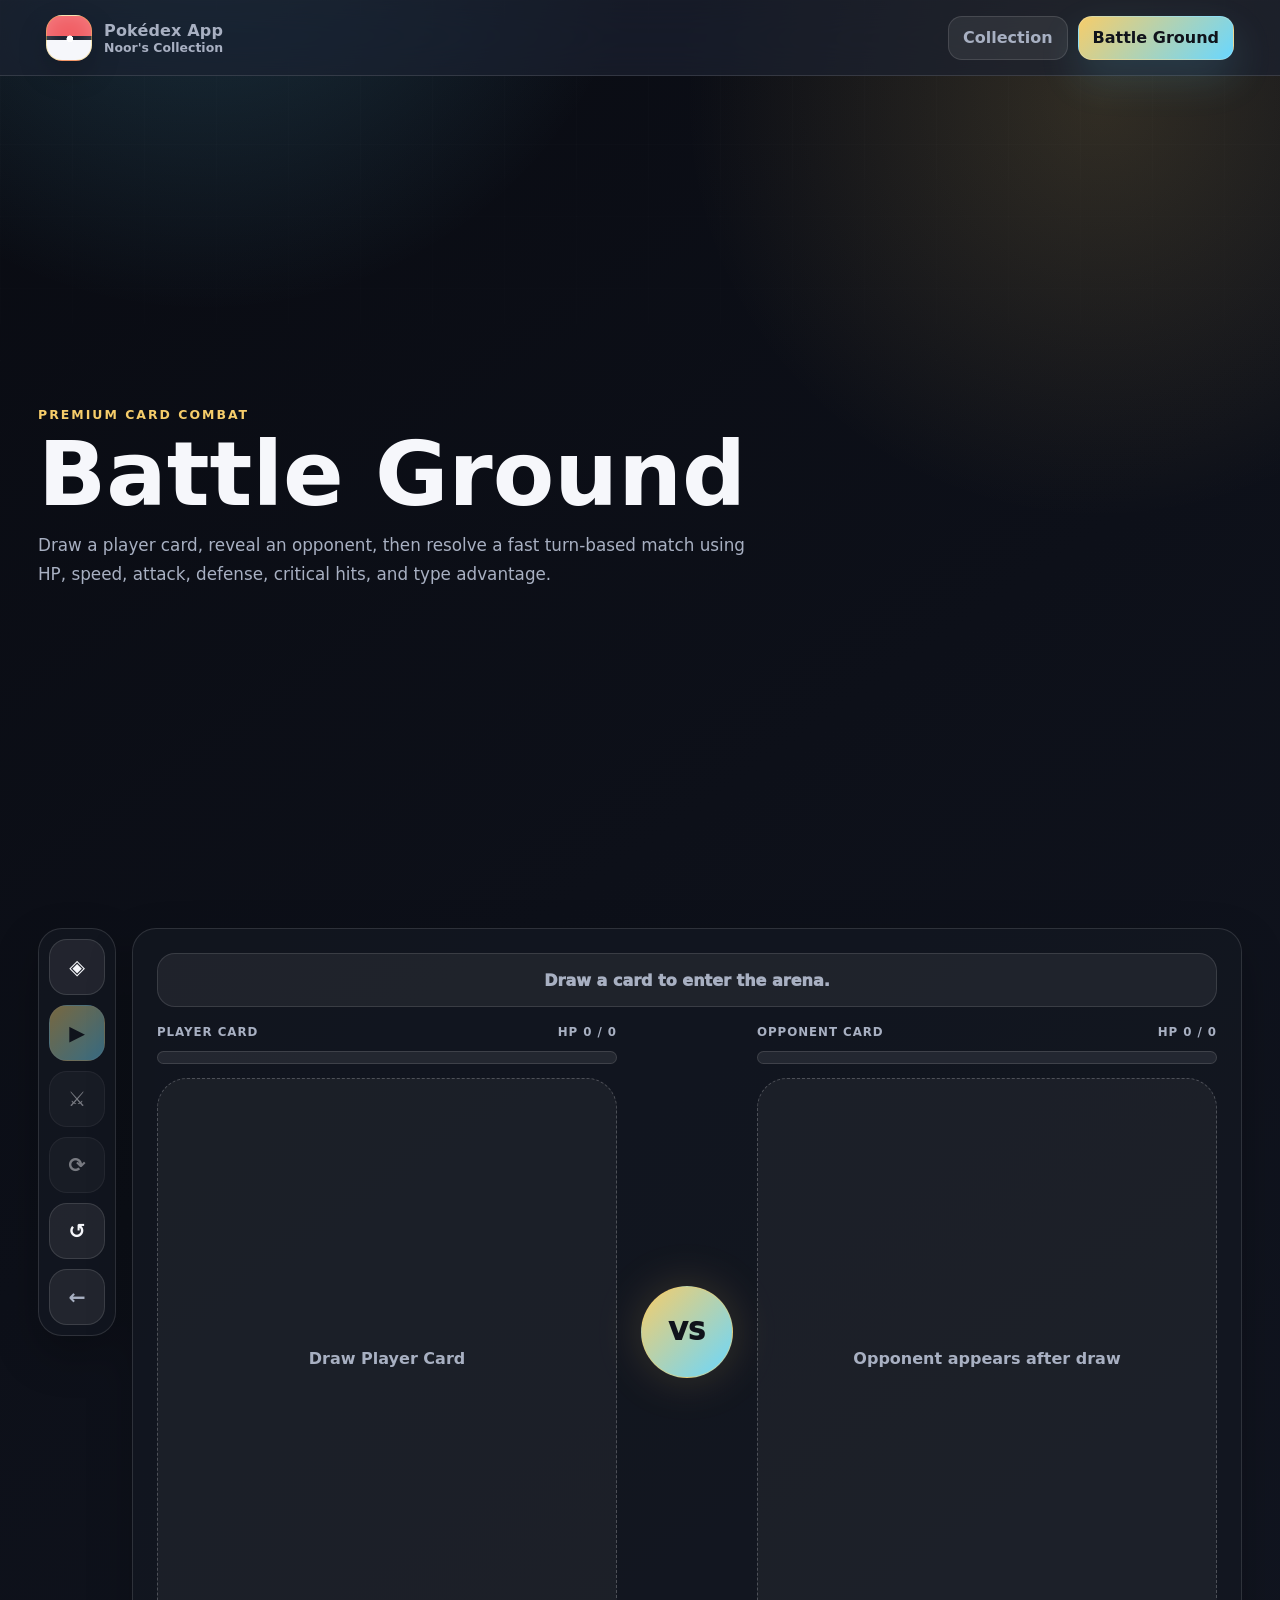
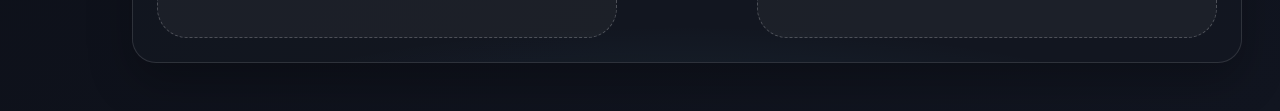
<file: battle.html>
<!DOCTYPE html>
<html lang="en">
<head>
  <meta charset="UTF-8">
  <meta name="viewport" content="width=device-width, initial-scale=1.0">
  <meta name="color-scheme" content="dark">
  <title>Battle Ground - Noor's Collection</title>
  <link rel="preconnect" href="https://raw.githubusercontent.com">
  <link rel="stylesheet" href="style.css">
</head>
<body class="battle-page">
  <header class="site-header">
    <a class="brand" href="index.html#collection" aria-label="Back to Noor's Collection">
      <span class="brand-mark" aria-hidden="true"></span>
      <span>
        <strong>Pokédex App</strong>
        <span>Noor's Collection</span>
      </span>
    </a>
    <div class="header-actions">
      <a class="nav-link" href="index.html#collection">Collection</a>
      <a class="nav-link battle-nav" href="battle.html" aria-current="page">Battle Ground</a>
    </div>
  </header>

  <main>
    <section class="hero" aria-labelledby="pageTitle">
      <div>
        <p class="eyebrow">Premium Card Combat</p>
        <h1 id="pageTitle">Battle Ground</h1>
        <p class="subtitle">Draw a player card, reveal an opponent, then resolve a fast turn-based match using HP, speed, attack, defense, critical hits, and type advantage.</p>
      </div>
    </section>

    <div class="battle-shell">
      <aside class="sidebar-controls" aria-label="Battle controls">
        <button id="drawBtn" class="icon-button" type="button" aria-label="Draw Player Card" data-label="Draw Card" title="Draw Player Card">◈</button>
        <button id="startBtn" class="icon-button primary-btn" type="button" aria-label="Start Battle" data-label="Start Battle" title="Start Battle" disabled>▶</button>
        <button id="attackBtn" class="icon-button" type="button" aria-label="Attack" data-label="Attack" title="Attack" disabled>⚔</button>
        <button id="autoBtn" class="icon-button" type="button" aria-label="Auto Battle" data-label="Auto Battle" title="Auto Battle" disabled>⟳</button>
        <button id="resetBtn" class="icon-button" type="button" aria-label="Reset Match" data-label="Reset Match" title="Reset Match">↺</button>
        <a class="icon-button button-link" href="index.html#collection" aria-label="Back to Collection" data-label="Collection" title="Back to Collection">←</a>
      </aside>

      <section class="arena-panel" aria-label="Battle arena">
        <div id="winnerBanner" class="winner-banner" aria-live="polite">Draw a card to enter the arena.</div>

        <div class="arena-board">
          <article class="fighter-zone" aria-labelledby="playerLabel">
            <div class="zone-head">
              <span id="playerLabel">Player Card</span>
              <strong id="playerHpText">HP 0 / 0</strong>
            </div>
            <div class="health-shell" role="meter" aria-label="Player health" aria-valuemin="0" aria-valuemax="100" aria-valuenow="0">
              <span id="playerHealth" class="health-bar"></span>
            </div>
            <div id="playerCard" class="empty-slot">Draw Player Card</div>
          </article>

          <div class="vs-badge" aria-label="Versus">VS</div>

          <article class="fighter-zone" aria-labelledby="opponentLabel">
            <div class="zone-head">
              <span id="opponentLabel">Opponent Card</span>
              <strong id="opponentHpText">HP 0 / 0</strong>
            </div>
            <div class="health-shell" role="meter" aria-label="Opponent health" aria-valuemin="0" aria-valuemax="100" aria-valuenow="0">
              <span id="opponentHealth" class="health-bar"></span>
            </div>
            <div id="opponentCard" class="empty-slot">Opponent appears after draw</div>
          </article>
        </div>
      </section>
    </div>

    <div id="winnerPopup" class="winner-popup hidden" role="dialog" aria-modal="true" aria-live="assertive" aria-labelledby="winnerPopupTitle">
      <div class="winner-popup-card">
        <p id="winnerPopupKicker">Victory</p>
        <h2 id="winnerPopupTitle">Winner</h2>
        <strong id="winnerPopupDetail">Match complete</strong>
      </div>
    </div>
  </main>

  <script src="pokemon-data.js"></script>
  <script src="battle.js"></script>
</body>
</html>
</file>
<file: style.css>
:root {
      --bg: #090b12;
      --bg-2: #111520;
      --surface: rgba(20, 24, 34, 0.72);
      --surface-strong: rgba(28, 34, 48, 0.9);
      --ink: #f6f7fb;
      --muted: #a8b0c2;
      --line: rgba(255, 255, 255, 0.12);
      --line-strong: rgba(255, 255, 255, 0.22);
      --gold: #f6cd6a;
      --accent: #69d7ff;
      --success: #71e8a6;
      --danger: #ff6d8f;
      --shadow: 0 28px 90px rgba(0, 0, 0, 0.42);
      --soft-shadow: 0 18px 44px rgba(0, 0, 0, 0.25);
      --radius-xl: 30px;
      --radius-lg: 24px;
      --radius-md: 16px;
      --radius-sm: 12px;
      --header-h: 76px;
      --font: Inter, ui-sans-serif, system-ui, -apple-system, BlinkMacSystemFont, "Segoe UI", sans-serif;
    }

    body.light {
      --bg: #f5f7fb;
      --bg-2: #e8edf6;
      --surface: rgba(255, 255, 255, 0.76);
      --surface-strong: rgba(255, 255, 255, 0.94);
      --ink: #141822;
      --muted: #657084;
      --line: rgba(20, 24, 34, 0.12);
      --line-strong: rgba(20, 24, 34, 0.22);
      --shadow: 0 28px 86px rgba(47, 58, 80, 0.18);
      --soft-shadow: 0 18px 42px rgba(47, 58, 80, 0.12);
    }

    * { box-sizing: border-box; }
    html { scroll-behavior: smooth; }

    body {
      margin: 0;
      min-height: 100vh;
      color: var(--ink);
      font-family: var(--font);
      background:
        radial-gradient(circle at 16% -8%, rgba(105, 215, 255, 0.22), transparent 28rem),
        radial-gradient(circle at 86% 6%, rgba(246, 205, 106, 0.16), transparent 26rem),
        linear-gradient(145deg, var(--bg), var(--bg-2));
    }

    body::before {
      content: "";
      position: fixed;
      inset: 0;
      z-index: -1;
      pointer-events: none;
      opacity: 0.5;
      background-image:
        linear-gradient(rgba(255,255,255,0.035) 1px, transparent 1px),
        linear-gradient(90deg, rgba(255,255,255,0.035) 1px, transparent 1px);
      background-size: 72px 72px;
      mask-image: linear-gradient(to bottom, black, transparent 72%);
    }

    button, input, select { font: inherit; }

    button {
      border: 1px solid var(--line);
      border-radius: 14px;
      color: var(--ink);
      background: rgba(255, 255, 255, 0.07);
      cursor: pointer;
      transition: transform 180ms ease, border-color 180ms ease, background 180ms ease, box-shadow 180ms ease;
    }

    button:hover { transform: translateY(-1px); border-color: var(--line-strong); }
    button:active { transform: translateY(0) scale(0.98); }
    button:focus-visible,
    a:focus-visible,
    input:focus-visible,
    select:focus-visible {
      outline: 3px solid color-mix(in srgb, var(--accent) 76%, white);
      outline-offset: 3px;
    }

    .site-header {
      position: sticky;
      top: 0;
      z-index: 50;
      min-height: var(--header-h);
      display: flex;
      align-items: center;
      justify-content: space-between;
      gap: 18px;
      padding: 14px clamp(16px, 4vw, 46px);
      border-bottom: 1px solid var(--line);
      background: color-mix(in srgb, var(--surface-strong) 78%, transparent);
      backdrop-filter: blur(22px) saturate(145%);
    }

    .brand {
      display: inline-flex;
      align-items: center;
      gap: 12px;
      color: inherit;
      text-decoration: none;
      min-width: 0;
    }

    .brand-mark {
      width: 46px;
      height: 46px;
      flex: 0 0 auto;
      border: 1px solid rgba(246, 205, 106, 0.5);
      border-radius: 16px;
      background:
        radial-gradient(circle at 52% 52%, #fff 0 10%, transparent 11%),
        linear-gradient(#f15f65 0 46%, #202634 46% 54%, #f6f7fb 54%);
      box-shadow: inset 0 0 18px rgba(255, 255, 255, 0.2), 0 12px 30px rgba(0,0,0,0.18);
    }

    .brand strong, .brand span { display: block; }
    .brand strong { font-size: 1rem; letter-spacing: 0.01em; }
    .brand span { color: var(--muted); font-size: 0.78rem; font-weight: 750; }

    .header-actions {
      display: flex;
      align-items: center;
      gap: 10px;
    }

    .nav-search {
      position: relative;
      display: grid;
      grid-template-columns: 42px 0 0;
      align-items: center;
      gap: 0;
      min-height: 42px;
      overflow: hidden;
      border: 1px solid var(--line);
      border-radius: 14px;
      background: rgba(255,255,255,0.06);
      transition: grid-template-columns 220ms ease, border-color 180ms ease, background 180ms ease;
    }

    body.light .nav-search { background: rgba(20,24,34,0.04); }

    .nav-search.open {
      grid-template-columns: 42px minmax(160px, 280px) 38px;
      border-color: var(--line-strong);
      background: var(--surface);
    }

    .search-toggle,
    .search-clear {
      width: 42px;
      height: 42px;
      border: 0;
      border-radius: 13px;
      background: transparent;
      box-shadow: none;
      color: var(--muted);
      font-size: 1.12rem;
    }

    .search-clear {
      width: 38px;
      opacity: 0;
      pointer-events: none;
      transition: opacity 160ms ease;
    }

    .nav-search.open .search-clear {
      opacity: 1;
      pointer-events: auto;
    }

    .nav-search input {
      min-width: 0;
      height: 42px;
      min-height: 42px;
      border: 0;
      border-radius: 0;
      padding: 0;
      opacity: 0;
      background: transparent;
      box-shadow: none;
      transition: opacity 160ms ease, padding 160ms ease;
    }

    .nav-search.open input {
      padding: 0 8px 0 0;
      opacity: 1;
    }

    .nav-search input:focus {
      border-color: transparent;
      box-shadow: none;
    }

    .nav-link, .theme-toggle {
      min-height: 42px;
      display: inline-flex;
      align-items: center;
      justify-content: center;
      padding: 0 14px;
      color: var(--muted);
      text-decoration: none;
      border-radius: 14px;
      font-weight: 800;
    }

    .nav-link:hover, .theme-toggle:hover { color: var(--ink); background: rgba(255,255,255,0.08); }
    body.light .nav-link:hover, body.light .theme-toggle:hover { background: rgba(20,24,34,0.06); }

    .battle-nav {
      color: #10131b;
      background: linear-gradient(135deg, #f6cd6a, #69d7ff);
      border: 1px solid rgba(255,255,255,0.18);
    }

    main {
      width: min(1500px, 100%);
      margin: 0 auto;
      padding: 26px clamp(14px, 3vw, 38px) 48px;
    }

    .hero {
      min-height: calc(100vh - var(--header-h) - 24px);
      display: grid;
      grid-template-columns: minmax(0, 1fr) minmax(310px, 430px);
      align-items: center;
      gap: clamp(24px, 5vw, 72px);
      padding: clamp(22px, 5vw, 56px) 0;
    }

    .eyebrow {
      margin: 0 0 12px;
      color: var(--gold);
      font-size: 0.78rem;
      font-weight: 900;
      letter-spacing: 0.16em;
      text-transform: uppercase;
    }

    h1 {
      max-width: 900px;
      margin: 0;
      font-size: clamp(2.7rem, 7vw, 7.2rem);
      line-height: 0.88;
      letter-spacing: 0;
    }

    .hero-copy {
      max-width: 690px;
      margin: 24px 0 0;
      color: var(--muted);
      font-size: clamp(1rem, 1.7vw, 1.22rem);
      line-height: 1.7;
    }

    .hero-actions {
      display: flex;
      flex-wrap: wrap;
      gap: 12px;
      margin-top: 28px;
    }

    .primary-btn, .ghost-btn {
      min-height: 48px;
      padding: 0 18px;
      font-weight: 900;
    }

    .button-link {
      display: inline-flex;
      align-items: center;
      justify-content: center;
      border-radius: 14px;
      text-decoration: none;
    }

    .primary-btn {
      color: #10131b;
      background: linear-gradient(135deg, #f6cd6a, #69d7ff);
      border-color: rgba(255,255,255,0.3);
      box-shadow: 0 18px 42px rgba(105, 215, 255, 0.18);
    }

    .ghost-btn { background: var(--surface); }

    .featured-card {
      position: relative;
      isolation: isolate;
      min-height: 590px;
      overflow: hidden;
      border: 1px solid var(--line-strong);
      border-radius: var(--radius-xl);
      padding: 22px;
      background:
        radial-gradient(circle at 50% 24%, rgba(255,255,255,0.26), transparent 18rem),
        linear-gradient(155deg, rgba(255, 123, 68, 0.42), rgba(31, 36, 51, 0.92) 52%, rgba(105, 215, 255, 0.28));
      box-shadow: var(--shadow);
    }

    .featured-card::before, .pokemon-card::before {
      content: "";
      position: absolute;
      inset: -45%;
      z-index: -1;
      background: linear-gradient(115deg, transparent 38%, rgba(255,255,255,0.32), transparent 58%);
      transform: translateX(-35%) rotate(8deg);
      transition: transform 550ms ease;
    }

    .featured-card:hover::before, .pokemon-card:hover::before { transform: translateX(35%) rotate(8deg); }

    .featured-head, .card-head {
      display: flex;
      align-items: center;
      justify-content: space-between;
      gap: 12px;
    }

    .dex-no, .rarity-badge, .hp-badge {
      min-height: 34px;
      display: inline-flex;
      align-items: center;
      border: 1px solid rgba(255,255,255,0.18);
      border-radius: 999px;
      padding: 0 11px;
      background: rgba(255,255,255,0.1);
      color: rgba(255,255,255,0.9);
      font-size: 0.76rem;
      font-weight: 900;
      letter-spacing: 0.06em;
      text-transform: uppercase;
    }

    body.light .featured-card .dex-no,
    body.light .featured-card .rarity-badge,
    body.light .featured-card .hp-badge { color: #fff; }

    .featured-art {
      min-height: 318px;
      display: grid;
      place-items: center;
      margin: 22px 0 8px;
    }

    .featured-art img {
      width: min(330px, 78vw);
      filter: drop-shadow(0 32px 34px rgba(0,0,0,0.38));
      animation: floatCard 5s ease-in-out infinite;
    }

    @keyframes floatCard {
      50% { transform: translateY(-12px) rotate(1deg); }
    }

    .featured-card h2 {
      margin: 0;
      color: #fff;
      font-size: clamp(2rem, 4vw, 3.2rem);
      line-height: 1;
    }

    .featured-card p {
      color: rgba(255,255,255,0.76);
      line-height: 1.6;
    }

    .stats-strip {
      display: grid;
      grid-template-columns: repeat(auto-fit, minmax(170px, 1fr));
      gap: 12px;
      margin: 10px 0 34px;
    }

    .vault-stat, .toolbar, .empty-state {
      border: 1px solid var(--line);
      border-radius: var(--radius-lg);
      background: var(--surface);
      box-shadow: var(--soft-shadow);
      backdrop-filter: blur(18px);
    }

    .vault-stat {
      padding: 18px;
    }

    .vault-stat strong {
      display: block;
      font-size: clamp(1.6rem, 3vw, 2.6rem);
      line-height: 1;
    }

    .vault-stat span {
      display: block;
      margin-top: 8px;
      color: var(--muted);
      font-weight: 800;
      font-size: 0.82rem;
      text-transform: uppercase;
      letter-spacing: 0.08em;
    }

    .section-head {
      display: flex;
      align-items: end;
      justify-content: space-between;
      gap: 18px;
      margin: 0 0 18px;
    }

    .section-head h2 {
      margin: 0;
      font-size: clamp(2rem, 4vw, 3.4rem);
      line-height: 1;
    }

    .section-head p {
      max-width: 560px;
      margin: 10px 0 0;
      color: var(--muted);
      line-height: 1.6;
    }

    .count-pill {
      white-space: nowrap;
      border: 1px solid var(--line);
      border-radius: 999px;
      padding: 10px 14px;
      color: var(--muted);
      background: var(--surface);
      font-weight: 850;
    }

    .toolbar {
      position: sticky;
      top: calc(var(--header-h) + 10px);
      z-index: 20;
      display: grid;
      grid-template-columns: repeat(4, minmax(140px, 1fr));
      gap: 12px;
      margin-bottom: 22px;
      padding: 12px;
    }

    .field {
      display: grid;
      gap: 7px;
      min-width: 0;
    }

    .field span {
      color: var(--muted);
      font-size: 0.72rem;
      font-weight: 900;
      letter-spacing: 0.1em;
      text-transform: uppercase;
    }

    input, select {
      width: 100%;
      min-height: 46px;
      border: 1px solid var(--line);
      border-radius: 14px;
      outline: none;
      color: var(--ink);
      background: rgba(255,255,255,0.08);
      padding: 0 13px;
    }

    body.light input, body.light select { background: rgba(20,24,34,0.04); }
    body.light .nav-search input { background: transparent; }
    input:focus, select:focus { border-color: var(--accent); box-shadow: 0 0 0 4px rgba(105,215,255,0.13); }

    .pokemon-grid {
      display: grid;
      grid-template-columns: repeat(auto-fill, minmax(282px, 1fr));
      gap: 20px;
    }

    .pokemon-card {
      --type: #69d7ff;
      position: relative;
      isolation: isolate;
      min-height: 520px;
      overflow: hidden;
      display: flex;
      flex-direction: column;
      border: 1px solid color-mix(in srgb, var(--type) 38%, var(--line));
      border-radius: var(--radius-xl);
      padding: 18px;
      background:
        radial-gradient(circle at 50% 22%, color-mix(in srgb, var(--type) 32%, transparent), transparent 13rem),
        linear-gradient(180deg, rgba(255,255,255,0.1), rgba(255,255,255,0.025)),
        var(--surface-strong);
      box-shadow: 0 0 0 1px rgba(255,255,255,0.03), 0 24px 70px rgba(0,0,0,0.28);
      transition: transform 210ms ease, box-shadow 210ms ease, border-color 210ms ease;
    }

    .pokemon-card::after {
      content: "";
      position: absolute;
      inset: 0;
      z-index: -2;
      opacity: 0.2;
      background:
        linear-gradient(135deg, transparent 0 28%, rgba(255,255,255,0.5) 29%, transparent 30% 52%, rgba(255,255,255,0.26) 53%, transparent 54%),
        radial-gradient(circle at 20% 16%, var(--type), transparent 16rem);
      background-size: 150% 150%, auto;
      mix-blend-mode: screen;
    }

    .pokemon-card:hover {
      transform: translateY(-8px);
      border-color: color-mix(in srgb, var(--type) 72%, white);
      box-shadow: 0 32px 86px color-mix(in srgb, var(--type) 18%, rgba(0,0,0,0.38));
    }

    .card-art {
      flex: 1;
      min-height: 210px;
      display: grid;
      place-items: center;
      margin: 10px 0 2px;
      border-radius: 24px;
      background:
        radial-gradient(circle at 50% 52%, rgba(255,255,255,0.15), transparent 44%),
        linear-gradient(180deg, rgba(255,255,255,0.1), rgba(255,255,255,0.02));
    }

    .card-art img {
      width: min(78%, 230px);
      max-height: 230px;
      object-fit: contain;
      filter: drop-shadow(0 22px 24px rgba(0,0,0,0.34));
      transition: transform 220ms ease;
    }

    .pokemon-card:hover .card-art img { transform: scale(1.05); }

    .pokemon-card h3 {
      margin: 10px 0 9px;
      font-size: 1.62rem;
      letter-spacing: 0;
    }

    .type-row {
      display: flex;
      flex-wrap: wrap;
      gap: 7px;
    }

    .type-chip {
      min-height: 30px;
      display: inline-flex;
      align-items: center;
      border: 1px solid rgba(255,255,255,0.16);
      border-radius: 999px;
      padding: 0 10px;
      color: #fff;
      background: color-mix(in srgb, var(--chip) 72%, #202432);
      font-size: 0.76rem;
      font-weight: 900;
      letter-spacing: 0.05em;
      text-transform: uppercase;
    }

    button.type-chip {
      cursor: pointer;
      box-shadow: none;
    }

    button.type-chip:hover {
      transform: translateY(-1px);
      border-color: rgba(255,255,255,0.38);
    }

    .card-copy {
      min-height: 66px;
      margin: 12px 0;
      color: var(--muted);
      font-size: 0.93rem;
      line-height: 1.55;
    }

    .stat-chips {
      display: grid;
      grid-template-columns: repeat(3, 1fr);
      gap: 8px;
      margin-top: auto;
    }

    .stat-chip {
      min-width: 0;
      border: 1px solid var(--line);
      border-radius: 16px;
      padding: 9px 8px;
      background: rgba(255,255,255,0.07);
    }

    .stat-chip span {
      display: block;
      color: var(--muted);
      font-size: 0.68rem;
      font-weight: 900;
      letter-spacing: 0.08em;
      text-transform: uppercase;
    }

    .stat-chip strong {
      display: block;
      margin-top: 3px;
      font-size: 1rem;
    }

    .card-actions {
      display: grid;
      grid-template-columns: 48px 1fr;
      gap: 9px;
      margin-top: 12px;
    }

    .favorite-btn, .details-btn {
      min-height: 48px;
      font-weight: 950;
      background: rgba(255,255,255,0.08);
    }

    .favorite-btn {
      font-size: 1.2rem;
      color: var(--gold);
    }

    .favorite-btn.active {
      background: rgba(246,205,106,0.16);
      border-color: rgba(246,205,106,0.5);
      box-shadow: 0 0 32px rgba(246,205,106,0.15);
    }

    .details-btn {
      color: #10131b;
      border-color: transparent;
      background: linear-gradient(135deg, color-mix(in srgb, var(--type) 74%, white), #f6cd6a);
    }

    .empty-state {
      grid-column: 1 / -1;
      min-height: 260px;
      display: grid;
      place-items: center;
      padding: 34px;
      color: var(--muted);
      font-weight: 850;
      text-align: center;
    }

    .modal {
      width: min(980px, calc(100vw - 28px));
      border: 1px solid var(--line-strong);
      border-radius: var(--radius-xl);
      padding: 0;
      color: var(--ink);
      background: var(--surface-strong);
      box-shadow: var(--shadow);
      backdrop-filter: blur(24px);
    }

    .modal::backdrop { background: rgba(0,0,0,0.68); backdrop-filter: blur(8px); }

    .modal-layout {
      display: grid;
      grid-template-columns: minmax(280px, 0.9fr) minmax(0, 1.1fr);
      gap: 0;
      overflow: hidden;
    }

    .modal-art {
      display: grid;
      place-items: center;
      min-height: 560px;
      padding: 28px;
      background:
        radial-gradient(circle at 50% 35%, rgba(255,255,255,0.24), transparent 13rem),
        linear-gradient(145deg, color-mix(in srgb, var(--type) 46%, #161a25), rgba(18,22,31,0.94));
    }

    .modal-art img {
      width: min(360px, 82%);
      filter: drop-shadow(0 34px 36px rgba(0,0,0,0.42));
    }

    .modal-body {
      padding: 30px;
    }

    .modal-body h2 {
      margin: 0 0 10px;
      font-size: clamp(2.2rem, 5vw, 4rem);
      line-height: 0.95;
    }

    .meta-grid {
      display: grid;
      grid-template-columns: repeat(2, minmax(0, 1fr));
      gap: 10px;
      margin: 20px 0;
    }

    .meta-card {
      border: 1px solid var(--line);
      border-radius: 18px;
      padding: 12px;
      background: rgba(255,255,255,0.07);
    }

    .meta-card span {
      display: block;
      color: var(--muted);
      font-size: 0.72rem;
      font-weight: 900;
      letter-spacing: 0.08em;
      text-transform: uppercase;
    }

    .meta-card strong {
      display: block;
      margin-top: 5px;
      overflow-wrap: anywhere;
    }

    .modal-description {
      color: var(--muted);
      line-height: 1.7;
    }

    .close-modal {
      position: absolute;
      top: 14px;
      right: 14px;
      width: 44px;
      height: 44px;
      border-radius: 50%;
      font-size: 1.4rem;
      background: rgba(0,0,0,0.28);
      color: #fff;
    }

    .grass { --type: #64d96f; }
    .poison { --type: #b56bdb; }
    .fire { --type: #ff784f; }
    .flying { --type: #8aa8ff; }
    .water { --type: #57b7ff; }
    .bug { --type: #b9d957; }
    .normal { --type: #c8c1b4; }
    .electric { --type: #f8d84e; }
    .ground { --type: #d5aa62; }
    .psychic { --type: #ff79b5; }
    .fighting { --type: #dc705b; }
    .rock { --type: #bba466; }
    .steel { --type: #a9b7c9; }
    .ghost { --type: #8270c7; }
    .ice { --type: #82dbe8; }
    .dragon { --type: #8068ff; }
    .dark { --type: #756b65; }
    .fairy { --type: #ff9ad1; }

    @media (max-width: 980px) {
      .hero { grid-template-columns: 1fr; min-height: auto; }
      .featured-card { min-height: 520px; }
      .stats-strip { grid-template-columns: repeat(2, 1fr); }
      .toolbar { grid-template-columns: repeat(2, minmax(0, 1fr)); }
      .modal-layout { grid-template-columns: 1fr; }
      .modal-art { min-height: 330px; }
    }

    @media (max-width: 640px) {
      .site-header { align-items: flex-start; }
      .brand span { display: none; }
      .header-actions { gap: 6px; }
      .nav-link:not(.battle-nav) { display: none; }
      .nav-search.open {
        grid-template-columns: 42px minmax(106px, 42vw) 38px;
      }
      main { padding-inline: 12px; }
      h1 { font-size: clamp(2.55rem, 15vw, 4.5rem); }
      .stats-strip, .toolbar, .meta-grid { grid-template-columns: 1fr; }
      .section-head { display: block; }
      .count-pill { display: inline-flex; margin-top: 14px; }
      .pokemon-grid { grid-template-columns: minmax(0, 1fr); }
      .pokemon-card { min-height: 500px; border-radius: 26px; }
      .featured-card { border-radius: 26px; }
    }

/* Battle Ground page */
.battle-page * { box-sizing: border-box; }

html { scroll-behavior: smooth; }

body.battle-page {
      margin: 0;
      min-height: 100vh;
      color: var(--ink);
      font-family: var(--font);
      background:
        radial-gradient(circle at 16% -8%, rgba(105, 215, 255, 0.22), transparent 28rem),
        radial-gradient(circle at 86% 6%, rgba(246, 205, 106, 0.16), transparent 26rem),
        linear-gradient(145deg, var(--bg), var(--bg-2));
    }

body.battle-page::before {
      content: "";
      position: fixed;
      inset: 0;
      z-index: -1;
      pointer-events: none;
      opacity: 0.45;
      background-image:
        linear-gradient(rgba(255,255,255,0.035) 1px, transparent 1px),
        linear-gradient(90deg, rgba(255,255,255,0.035) 1px, transparent 1px);
      background-size: 72px 72px;
      mask-image: linear-gradient(to bottom, black, transparent 72%);
    }

.battle-page button,
.battle-page a { font: inherit; }

.battle-page button,
.battle-page .nav-link,
.battle-page .button-link {
      min-height: 44px;
      border: 1px solid var(--line);
      border-radius: 14px;
      color: var(--ink);
      background: rgba(255, 255, 255, 0.07);
      cursor: pointer;
      text-decoration: none;
      font-weight: 900;
      transition: transform 180ms ease, border-color 180ms ease, background 180ms ease, box-shadow 180ms ease, opacity 180ms ease;
    }

.battle-page button:hover:not(:disabled),
.battle-page .nav-link:hover,
.battle-page .button-link:hover {
      transform: translateY(-1px);
      border-color: var(--line-strong);
    }

.battle-page button:focus-visible,
.battle-page a:focus-visible {
      outline: 3px solid color-mix(in srgb, var(--accent) 76%, white);
      outline-offset: 3px;
    }

.battle-page button:disabled {
      cursor: not-allowed;
      opacity: 0.45;
      transform: none;
      box-shadow: none;
    }

.battle-page .site-header {
      position: sticky;
      top: 0;
      z-index: 50;
      min-height: var(--header-h);
      display: flex;
      align-items: center;
      justify-content: space-between;
      gap: 18px;
      padding: 14px clamp(16px, 4vw, 46px);
      border-bottom: 1px solid var(--line);
      background: color-mix(in srgb, var(--surface-strong) 78%, transparent);
      backdrop-filter: blur(22px) saturate(145%);
    }

.battle-page .brand,
.battle-page .header-actions,
.battle-page .nav-link,
.battle-page .button-link {
      display: inline-flex;
      align-items: center;
    }

.battle-page .brand {
      min-width: 0;
      gap: 12px;
      color: inherit;
      text-decoration: none;
    }

.battle-page .brand-mark {
      width: 46px;
      height: 46px;
      flex: 0 0 auto;
      border: 1px solid rgba(246, 205, 106, 0.5);
      border-radius: 16px;
      background:
        radial-gradient(circle at 52% 52%, #fff 0 10%, transparent 11%),
        linear-gradient(#f15f65 0 46%, #202634 46% 54%, #f6f7fb 54%);
      box-shadow: inset 0 0 18px rgba(255, 255, 255, 0.2), 0 12px 30px rgba(0,0,0,0.18);
    }

.battle-page .brand strong,
.battle-page .brand span { display: block; }

.battle-page .brand span { color: var(--muted); font-size: 0.78rem; font-weight: 750; }

.battle-page .header-actions { gap: 10px; }

.battle-page .nav-link,
.battle-page .button-link { justify-content: center; padding: 0 14px; color: var(--muted); }

.battle-page .battle-nav,
.battle-page .primary-btn {
      color: #10131b;
      background: linear-gradient(135deg, #f6cd6a, #69d7ff);
      border-color: rgba(255,255,255,0.18);
      box-shadow: 0 18px 42px rgba(105, 215, 255, 0.16);
    }

.battle-page main {
      width: min(1480px, 100%);
      margin: 0 auto;
      padding: 30px clamp(14px, 3vw, 38px) 48px;
      animation: pageIn 420ms ease both;
    }

@keyframes pageIn {
      from { opacity: 0; transform: translateY(12px); }
      to { opacity: 1; transform: translateY(0); }
    }

.battle-page .hero {
      margin-bottom: 22px;
    }

.battle-page .eyebrow {
      margin: 0 0 12px;
      color: var(--gold);
      font-size: 0.78rem;
      font-weight: 900;
      letter-spacing: 0.16em;
      text-transform: uppercase;
    }

.battle-page h1 {
      margin: 0;
      font-size: clamp(3rem, 7vw, 6.6rem);
      line-height: 0.9;
      letter-spacing: 0;
    }

.battle-page .subtitle {
      max-width: 720px;
      color: var(--muted);
      font-size: 1.05rem;
      line-height: 1.7;
    }

.battle-page .arena-panel {
      border: 1px solid var(--line);
      border-radius: 24px;
      background: var(--surface);
      box-shadow: var(--soft-shadow);
      backdrop-filter: blur(18px);
    }

.battle-page .battle-shell {
      display: grid;
      grid-template-columns: 78px minmax(0, 1fr);
      gap: 16px;
      align-items: start;
    }

.battle-page .sidebar-controls {
      position: sticky;
      top: calc(var(--header-h) + 18px);
      display: grid;
      gap: 10px;
      border: 1px solid var(--line);
      border-radius: 24px;
      padding: 10px;
      background: var(--surface);
      box-shadow: var(--soft-shadow);
      backdrop-filter: blur(18px);
    }

.battle-page .icon-button {
      position: relative;
      width: 56px;
      min-height: 56px;
      display: grid;
      place-items: center;
      border-radius: 18px;
      font-size: 1.28rem;
      line-height: 1;
    }

.battle-page .icon-button::after {
      content: attr(data-label);
      position: absolute;
      left: calc(100% + 10px);
      top: 50%;
      z-index: 20;
      min-width: max-content;
      transform: translate(-6px, -50%);
      opacity: 0;
      pointer-events: none;
      border: 1px solid var(--line-strong);
      border-radius: 999px;
      padding: 8px 11px;
      color: var(--ink);
      background: rgba(15, 18, 26, 0.94);
      box-shadow: 0 16px 36px rgba(0,0,0,0.28);
      font-size: 0.75rem;
      font-weight: 900;
      letter-spacing: 0.04em;
      text-transform: uppercase;
      transition: opacity 160ms ease, transform 160ms ease;
    }

.battle-page .icon-button:focus-visible::after,
.battle-page .icon-button.reveal::after {
      opacity: 1;
      transform: translate(0, -50%);
    }

.battle-page .arena-panel {
      position: relative;
      overflow: hidden;
      padding: clamp(14px, 2.2vw, 24px);
    }

.battle-page .arena-panel.impact {
      animation: arenaImpact 260ms ease;
    }

.battle-page .arena-panel::after {
      content: "";
      position: absolute;
      inset: auto -10% -42% -10%;
      height: 50%;
      pointer-events: none;
      background: radial-gradient(ellipse at center, rgba(105, 215, 255, 0.12), transparent 62%);
    }

.battle-page .winner-banner {
      position: relative;
      z-index: 2;
      min-height: 54px;
      display: grid;
      place-items: center;
      margin-bottom: 18px;
      border: 1px solid var(--line);
      border-radius: 18px;
      color: var(--muted);
      background: rgba(255,255,255,0.06);
      text-align: center;
      font-weight: 950;
    }

.battle-page .winner-banner.win {
      color: var(--success);
      border-color: rgba(113, 232, 166, 0.42);
      background:
        radial-gradient(circle at 50% 50%, rgba(113, 232, 166, 0.22), transparent 56%),
        linear-gradient(135deg, rgba(113, 232, 166, 0.16), rgba(105, 215, 255, 0.12));
      box-shadow: 0 0 44px rgba(113, 232, 166, 0.24), 0 0 120px rgba(105, 215, 255, 0.16);
      animation: winnerGrand 1500ms ease-in-out infinite alternate, winnerPop 620ms cubic-bezier(.2, .9, .2, 1) both;
    }

.battle-page .winner-banner.loss {
      color: var(--danger);
      border-color: rgba(255, 109, 143, 0.42);
      background:
        radial-gradient(circle at 50% 50%, rgba(255, 109, 143, 0.22), transparent 56%),
        linear-gradient(135deg, rgba(255, 109, 143, 0.16), rgba(246, 205, 106, 0.12));
      box-shadow: 0 0 44px rgba(255, 109, 143, 0.24), 0 0 120px rgba(246, 205, 106, 0.16);
      animation: winnerGrand 1500ms ease-in-out infinite alternate, winnerPop 620ms cubic-bezier(.2, .9, .2, 1) both;
    }

@keyframes winnerGrand {
      from { filter: brightness(1) saturate(1); transform: translateY(0) scale(1); }
      to { filter: brightness(1.35) saturate(1.3); transform: translateY(-2px) scale(1.018); }
    }

@keyframes winnerPop {
      from { opacity: 0; transform: scale(0.86); }
      70% { opacity: 1; transform: scale(1.04); }
      to { opacity: 1; transform: scale(1); }
    }

@keyframes arenaImpact {
      20% { transform: translateX(-5px); filter: brightness(1.15); }
      48% { transform: translateX(5px); }
      100% { transform: translateX(0); filter: brightness(1); }
    }

.battle-page .arena-board {
      display: grid;
      grid-template-columns: minmax(280px, 1fr) auto minmax(280px, 1fr);
      align-items: center;
      gap: clamp(14px, 2vw, 24px);
    }

.battle-page .fighter-zone {
      position: relative;
      min-width: 0;
    }

.battle-page .zone-head {
      display: flex;
      align-items: center;
      justify-content: space-between;
      gap: 12px;
      margin-bottom: 12px;
      color: var(--muted);
      font-weight: 900;
      letter-spacing: 0.08em;
      text-transform: uppercase;
      font-size: 0.74rem;
    }

.battle-page .health-shell {
      height: 13px;
      overflow: hidden;
      border: 1px solid var(--line);
      border-radius: 999px;
      background: rgba(255,255,255,0.08);
      margin-bottom: 14px;
    }

.battle-page .health-shell.hit {
      animation: healthHit 360ms ease;
    }

.battle-page .health-bar {
      display: block;
      width: 0%;
      height: 100%;
      border-radius: inherit;
      background: linear-gradient(90deg, var(--success), #f6cd6a);
      transition: width 420ms ease;
    }

.battle-page .health-bar.low { background: linear-gradient(90deg, var(--danger), #f6cd6a); }

@keyframes healthHit {
      35% { box-shadow: 0 0 0 5px rgba(255, 109, 143, 0.18), 0 0 28px rgba(255, 109, 143, 0.28); }
      100% { box-shadow: none; }
    }

.battle-page .battle-card {
      --type: #69d7ff;
      position: relative;
      isolation: isolate;
      min-height: 560px;
      overflow: hidden;
      display: flex;
      flex-direction: column;
      border: 1px solid color-mix(in srgb, var(--type) 38%, var(--line));
      border-radius: 30px;
      padding: 18px;
      background:
        radial-gradient(circle at 50% 22%, color-mix(in srgb, var(--type) 32%, transparent), transparent 13rem),
        linear-gradient(180deg, rgba(255,255,255,0.1), rgba(255,255,255,0.025)),
        var(--surface-strong);
      box-shadow: 0 0 0 1px rgba(255,255,255,0.03), 0 24px 70px rgba(0,0,0,0.28);
      animation: cardEnter 360ms ease both;
      transition: transform 200ms ease, box-shadow 200ms ease;
    }

.battle-page .battle-card::before {
      content: "";
      position: absolute;
      inset: -45%;
      z-index: -1;
      background: linear-gradient(115deg, transparent 38%, rgba(255,255,255,0.32), transparent 58%);
      transform: translateX(-35%) rotate(8deg);
      transition: transform 550ms ease;
    }

.battle-page .battle-card:hover::before { transform: translateX(35%) rotate(8deg); }

.battle-page .battle-card:hover { transform: translateY(-5px); box-shadow: 0 32px 86px color-mix(in srgb, var(--type) 18%, rgba(0,0,0,0.38)); }

.battle-page .battle-card.shake { animation: attackShake 300ms ease; }

.battle-page .battle-card.hit { animation: cardHit 430ms ease; }

@keyframes cardEnter {
      from { opacity: 0; transform: translateY(16px) scale(0.98); }
      to { opacity: 1; transform: translateY(0) scale(1); }
    }

@keyframes attackShake {
      20% { transform: translateX(-8px) rotate(-1deg); }
      45% { transform: translateX(8px) rotate(1deg); }
      70% { transform: translateX(-5px); }
      100% { transform: translateX(0); }
    }

@keyframes cardHit {
      18% { transform: translateY(8px) scale(0.985); filter: brightness(1.35) saturate(1.35); }
      42% { transform: translateY(-4px) scale(1.01); }
      100% { transform: translateY(0) scale(1); filter: brightness(1) saturate(1); }
    }

.battle-page .card-head {
      display: flex;
      align-items: center;
      justify-content: space-between;
      gap: 12px;
    }

.battle-page .dex-no,
.battle-page .rarity-badge,
.battle-page .hp-badge {
      min-height: 34px;
      display: inline-flex;
      align-items: center;
      border: 1px solid rgba(255,255,255,0.18);
      border-radius: 999px;
      padding: 0 11px;
      background: rgba(255,255,255,0.1);
      color: rgba(255,255,255,0.9);
      font-size: 0.76rem;
      font-weight: 900;
      letter-spacing: 0.06em;
      text-transform: uppercase;
    }

.battle-page .card-art {
      flex: 1;
      min-height: 230px;
      display: grid;
      place-items: center;
      margin: 12px 0 4px;
      border-radius: 24px;
      background: radial-gradient(circle at 50% 52%, rgba(255,255,255,0.15), transparent 44%);
    }

.battle-page .card-art img {
      width: min(78%, 250px);
      max-height: 250px;
      object-fit: contain;
      filter: drop-shadow(0 22px 24px rgba(0,0,0,0.34));
    }

.battle-page .battle-card h2 {
      margin: 10px 0 9px;
      font-size: clamp(1.8rem, 3vw, 2.25rem);
      line-height: 1;
    }

.battle-page .type-row { display: flex; flex-wrap: wrap; gap: 7px; }

.battle-page .type-chip {
      min-height: 30px;
      display: inline-flex;
      align-items: center;
      border: 1px solid rgba(255,255,255,0.16);
      border-radius: 999px;
      padding: 0 10px;
      color: #fff;
      background: color-mix(in srgb, var(--chip) 72%, #202432);
      font-size: 0.76rem;
      font-weight: 900;
      letter-spacing: 0.05em;
      text-transform: uppercase;
    }

.battle-page .ability {
      min-height: 48px;
      margin: 12px 0;
      color: var(--muted);
      line-height: 1.5;
    }

.battle-page .stat-grid {
      display: grid;
      grid-template-columns: repeat(3, 1fr);
      gap: 8px;
      margin-top: auto;
    }

.battle-page .mini-stat {
      border: 1px solid var(--line);
      border-radius: 16px;
      padding: 9px 8px;
      background: rgba(255,255,255,0.07);
    }

.battle-page .mini-stat span {
      display: block;
      color: var(--muted);
      font-size: 0.68rem;
      font-weight: 900;
      letter-spacing: 0.08em;
      text-transform: uppercase;
    }

.battle-page .mini-stat strong { display: block; margin-top: 3px; }

.battle-page .empty-slot {
      min-height: 560px;
      display: grid;
      place-items: center;
      border: 1px dashed var(--line-strong);
      border-radius: 30px;
      color: var(--muted);
      background: rgba(255,255,255,0.045);
      text-align: center;
      padding: 24px;
      font-weight: 900;
    }

.battle-page .vs-badge {
      width: clamp(62px, 8vw, 92px);
      aspect-ratio: 1;
      display: grid;
      place-items: center;
      border: 1px solid rgba(246, 205, 106, 0.46);
      border-radius: 50%;
      color: #10131b;
      background: linear-gradient(135deg, #f6cd6a, #69d7ff);
      font-weight: 1000;
      font-size: clamp(1.1rem, 2vw, 1.55rem);
      box-shadow: 0 0 48px rgba(246, 205, 106, 0.18);
    }

.battle-page .damage-popup {
      position: absolute;
      top: 96px;
      right: 28px;
      z-index: 5;
      color: #fff;
      border: 1px solid rgba(255,255,255,0.2);
      border-radius: 999px;
      padding: 8px 12px;
      background: rgba(255, 109, 143, 0.9);
      box-shadow: 0 16px 34px rgba(255, 109, 143, 0.25);
      font-weight: 1000;
      animation: damageFloat 820ms ease forwards;
    }

@keyframes damageFloat {
      from { opacity: 0; transform: translateY(18px) scale(0.88); }
      25% { opacity: 1; }
      to { opacity: 0; transform: translateY(-28px) scale(1.05); }
    }

.battle-page .winner-popup {
      position: fixed;
      inset: 0;
      z-index: 100;
      display: grid;
      place-items: center;
      padding: 20px;
      background: rgba(5, 7, 12, 0.74);
      backdrop-filter: blur(10px);
      opacity: 1;
      pointer-events: auto;
      transition: opacity 220ms ease;
    }

.battle-page .winner-popup.hidden {
      opacity: 0;
      pointer-events: none;
    }

.battle-page .winner-popup-card {
      width: min(520px, 100%);
      border: 1px solid rgba(246, 205, 106, 0.48);
      border-radius: 28px;
      padding: clamp(26px, 5vw, 44px);
      text-align: center;
      background:
        radial-gradient(circle at 50% 0%, rgba(255,255,255,0.16), transparent 15rem),
        linear-gradient(145deg, rgba(28, 34, 48, 0.98), rgba(12, 15, 24, 0.98));
      box-shadow: 0 34px 110px rgba(0,0,0,0.55), 0 0 80px rgba(246,205,106,0.16);
      animation: winnerModalPop 520ms cubic-bezier(.2, .9, .2, 1) both;
    }

.battle-page .winner-popup-card p {
      margin: 0 0 10px;
      color: var(--gold);
      font-size: 0.78rem;
      font-weight: 950;
      letter-spacing: 0.16em;
      text-transform: uppercase;
    }

.battle-page .winner-popup-card h2 {
      margin: 0;
      font-size: clamp(2.6rem, 8vw, 4.8rem);
      line-height: 0.92;
    }

.battle-page .winner-popup-card strong {
      display: block;
      margin-top: 16px;
      color: var(--muted);
      font-size: 1rem;
    }

@keyframes winnerModalPop {
      from { opacity: 0; transform: translateY(18px) scale(0.9); }
      to { opacity: 1; transform: translateY(0) scale(1); }
    }

.battle-page .grass { --type: #64d96f; }

.battle-page .poison { --type: #b56bdb; }

.battle-page .fire { --type: #ff784f; }

.battle-page .flying { --type: #8aa8ff; }

.battle-page .water { --type: #57b7ff; }

.battle-page .bug { --type: #b9d957; }

.battle-page .normal { --type: #c8c1b4; }

.battle-page .electric { --type: #f8d84e; }

.battle-page .ground { --type: #d5aa62; }

.battle-page .psychic { --type: #ff79b5; }

.battle-page .fighting { --type: #dc705b; }

.battle-page .rock { --type: #bba466; }

.battle-page .steel { --type: #a9b7c9; }

.battle-page .ghost { --type: #8270c7; }

.battle-page .ice { --type: #82dbe8; }

.battle-page .dragon { --type: #8068ff; }

.battle-page .dark { --type: #756b65; }

.battle-page .fairy { --type: #ff9ad1; }

@media (prefers-reduced-motion: reduce) {
.battle-page *,
.battle-page *::before,
.battle-page *::after {
        animation-duration: 0.01ms !important;
        animation-iteration-count: 1 !important;
        scroll-behavior: auto !important;
        transition-duration: 0.01ms !important;
      }
}

@media (max-width: 1080px) {
.battle-page .battle-shell { grid-template-columns: 1fr; }

.battle-page .sidebar-controls {
        position: static;
        grid-template-columns: repeat(6, 56px);
        justify-content: center;
      }

.battle-page .icon-button::after {
        left: 50%;
        top: auto;
        bottom: calc(100% + 8px);
        transform: translate(-50%, 6px);
      }

.battle-page .icon-button:focus-visible::after,
.battle-page .icon-button.reveal::after {
        transform: translate(-50%, 0);
      }

.battle-page .arena-board { grid-template-columns: 1fr; }

.battle-page .vs-badge { margin: 0 auto; }
}

@media (max-width: 680px) {
.battle-page .site-header { align-items: flex-start; }

.battle-page .brand span { display: none; }

.battle-page .header-actions { gap: 6px; }

.battle-page .nav-link { padding: 0 10px; }

.battle-page .hero { grid-template-columns: 1fr; }

.battle-page .sidebar-controls { grid-template-columns: repeat(3, 56px); }

.battle-page .battle-card,
.battle-page .empty-slot { min-height: 500px; border-radius: 26px; }

.battle-page .stat-grid { grid-template-columns: 1fr 1fr; }
}
</file>
